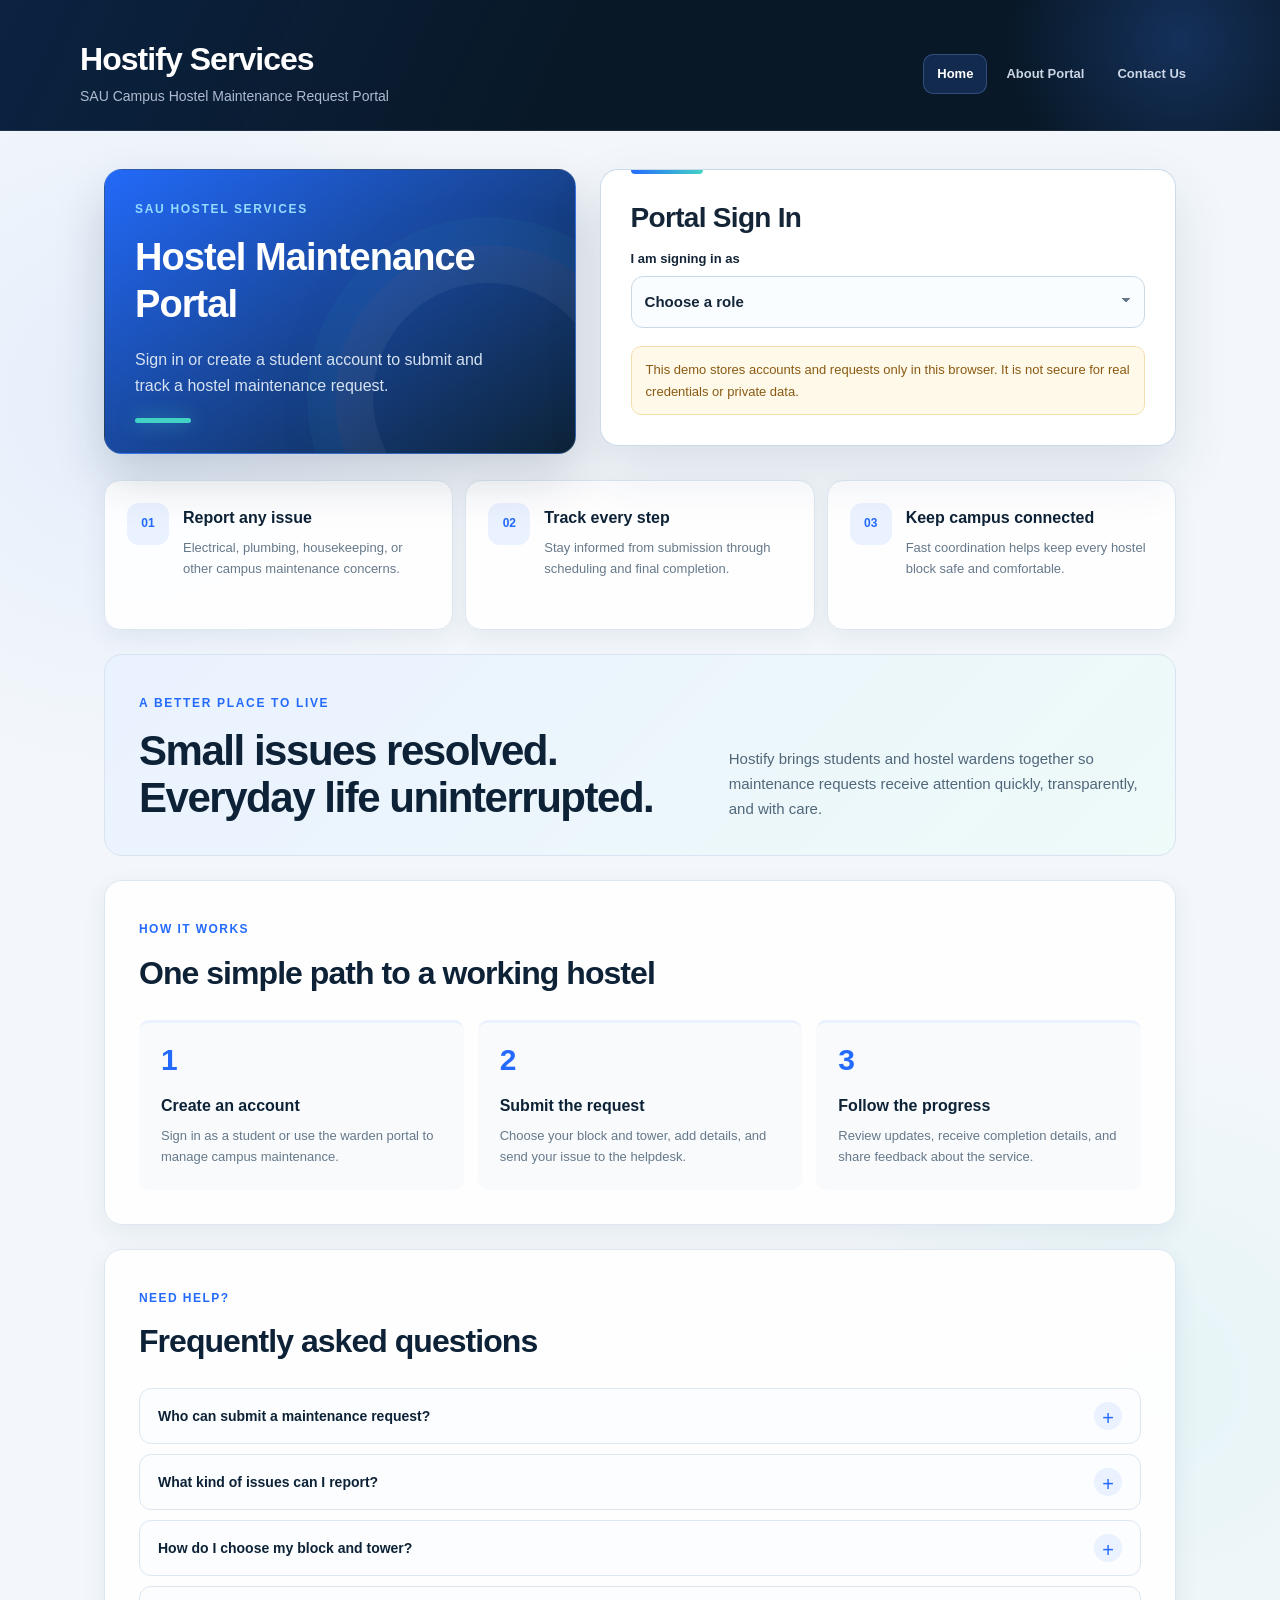
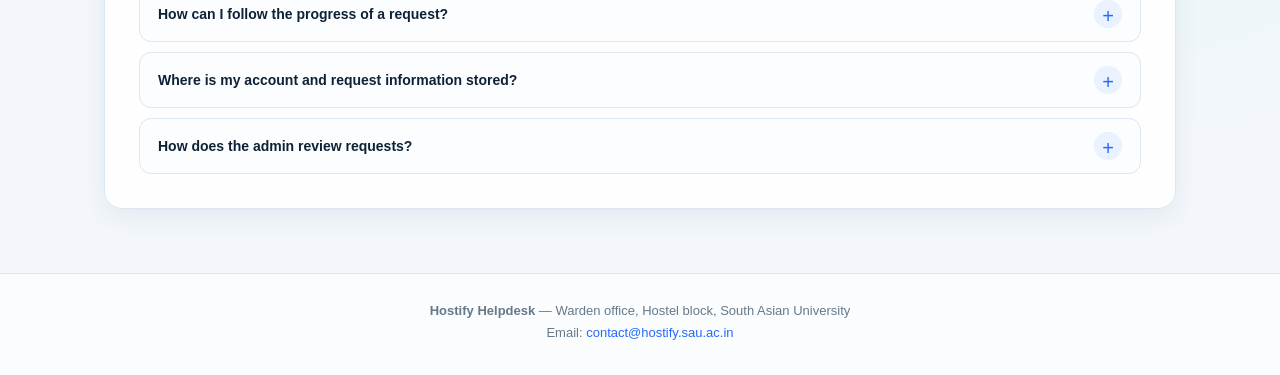
<file: index.html>
<!DOCTYPE html>
<html lang="en">
<head>
    <meta charset="UTF-8">
    <meta name="viewport" content="width=device-width, initial-scale=1.0">
    <title>Hostify - SAU Campus Hostel Portal</title>
    <link rel="stylesheet" href="css/style.css">
</head>
<body>
    <header class="top-bar">
        <div class="header-container">
            <hgroup>
                <h1>Hostify Services</h1>
                <p>SAU Campus Hostel Maintenance Request Portal</p>
            </hgroup>
            <nav class="nav-links" aria-label="Main navigation">
                <a href="index.html" class="nav-btn active">Home</a>
                <a href="pages/about.html" class="nav-btn">About Portal</a>
                <a href="pages/contact.html" class="nav-btn">Contact Us</a>
                <a href="#dashboard" class="nav-btn" id="nav-dashboard" hidden>Dashboard</a>
                <button type="button" class="nav-btn btn-logout" id="nav-logout" hidden>Sign Out</button>
            </nav>
        </div>
    </header>

    <main>
        <section id="view-home" class="view-section">
            <div class="content-card">
                <span class="hero-eyebrow">SAU Hostel Services</span>
                <h2>Hostel Maintenance Portal</h2>
                <p>Sign in or create a student account to submit and track a hostel maintenance request.</p>
            </div>

            <section class="login-card" id="login-section" aria-labelledby="signin-heading">
                <h2 id="signin-heading">Portal Sign In</h2>
                <div class="form-group">
                    <label for="login-role">I am signing in as</label>
                    <select id="login-role" required>
                        <option value="">Choose a role</option>
                        <option value="student">Student</option>
                        <option value="admin">Admin / Warden</option>
                    </select>
                </div>

                <div id="student-auth" hidden>
                    <div class="mode-switch" role="group" aria-label="Student account action">
                        <button type="button" class="mode-button active" data-mode="login">Student Log In</button>
                        <button type="button" class="mode-button" data-mode="signup">Create Student Account</button>
                    </div>
                    <p class="muted" id="student-mode-help">Use the email and password registered on this browser.</p>
                </div>

                <form id="authForm" novalidate>
                    <div class="form-group" id="auth-name-group" hidden>
                        <label for="auth-name">Full name</label>
                        <input type="text" id="auth-name" autocomplete="name" maxlength="100">
                    </div>
                    <div class="form-group" id="auth-block-group" hidden>
                        <label for="auth-block">Block</label>
                        <select id="auth-block">
                            <option value="">Choose a block</option>
                            <option value="A">Block A</option>
                            <option value="B">Block B</option>
                        </select>
                    </div>
                    <div class="form-group" id="auth-tower-group" hidden>
                        <label for="auth-tower">Tower number</label>
                        <select id="auth-tower" disabled>
                            <option value="">Choose a block first</option>
                        </select>
                    </div>
                    <div class="form-group" id="auth-room-group" hidden>
                        <label for="auth-room">Room number</label>
                        <input type="text" id="auth-room" autocomplete="off" maxlength="20" pattern="[A-Za-z0-9]+" placeholder="e.g. A304">
                    </div>
                    <div class="form-group" id="auth-email-group" hidden>
                        <label for="auth-email">Email address</label>
                        <input type="email" id="auth-email" autocomplete="username" maxlength="254">
                    </div>
                    <div class="form-group" id="auth-password-group" hidden>
                        <label for="auth-password">Password</label>
                        <input type="password" id="auth-password" autocomplete="current-password" minlength="6">
                    </div>
                    <p class="notice" id="admin-credentials" hidden>Use the administrator credentials configured in the app code.</p>
                    <p class="form-message" id="auth-message" role="status" aria-live="polite"></p>
                    <button type="submit" id="auth-submit" hidden>Log In</button>
                </form>
                <p class="local-warning">This demo stores accounts and requests only in this browser. It is not secure for real credentials or private data.</p>
            </section>
        </section>

        <section id="home-content" class="home-content">
            <section class="service-strip" aria-label="Hostify service highlights">
                <article>
                    <span class="service-icon">01</span>
                    <div>
                        <h3>Report any issue</h3>
                        <p>Electrical, plumbing, housekeeping, or other campus maintenance concerns.</p>
                    </div>
                </article>
                <article>
                    <span class="service-icon">02</span>
                    <div>
                        <h3>Track every step</h3>
                        <p>Stay informed from submission through scheduling and final completion.</p>
                    </div>
                </article>
                <article>
                    <span class="service-icon">03</span>
                    <div>
                        <h3>Keep campus connected</h3>
                        <p>Fast coordination helps keep every hostel block safe and comfortable.</p>
                    </div>
                </article>
            </section>

            <section class="care-banner">
                <div>
                    <span class="care-kicker">A better place to live</span>
                    <h2>Small issues resolved. Everyday life uninterrupted.</h2>
                </div>
                <p>Hostify brings students and hostel wardens together so maintenance requests receive attention quickly, transparently, and with care.</p>
            </section>

            <section class="process-section" aria-labelledby="process-heading">
                <div class="section-heading">
                    <span>How it works</span>
                    <h2 id="process-heading">One simple path to a working hostel</h2>
                </div>
                <div class="process-grid">
                    <article>
                        <strong>1</strong>
                        <h3>Create an account</h3>
                        <p>Sign in as a student or use the warden portal to manage campus maintenance.</p>
                    </article>
                    <article>
                        <strong>2</strong>
                        <h3>Submit the request</h3>
                        <p>Choose your block and tower, add details, and send your issue to the helpdesk.</p>
                    </article>
                    <article>
                        <strong>3</strong>
                        <h3>Follow the progress</h3>
                        <p>Review updates, receive completion details, and share feedback about the service.</p>
                    </article>
                </div>
            </section>

            <section class="faq-section" aria-labelledby="faq-heading">
                <div class="section-heading">
                    <span>Need help?</span>
                    <h2 id="faq-heading">Frequently asked questions</h2>
                </div>
                <div class="faq-list">
                    <details>
                        <summary>Who can submit a maintenance request?</summary>
                        <p>Students living in the South Asian University hostel can create a local student account and submit a request for their block and tower.</p>
                    </details>
                    <details>
                        <summary>What kind of issues can I report?</summary>
                        <p>You can report electrical, plumbing, housekeeping, and other hostel maintenance concerns. Please describe the issue clearly so the helpdesk can respond effectively.</p>
                    </details>
                    <details>
                        <summary>How do I choose my block and tower?</summary>
                        <p>Select Block A or Block B first. The tower list will then update automatically with A1-A5 or B1-B5, depending on the block you selected.</p>
                    </details>
                    <details>
                        <summary>How can I follow the progress of a request?</summary>
                        <p>After signing in as a student, open your dashboard. Your submitted requests show the current status, timeline, and any available completion information.</p>
                    </details>
                    <details>
                        <summary>Where is my account and request information stored?</summary>
                        <p>Hostify is a local demo, so accounts, requests, and feedback are stored in this browser. They do not change the project code or appear on another browser or device.</p>
                    </details>
                    <details>
                        <summary>How does the admin review requests?</summary>
                        <p>The administrator can sign in through the Warden account, view pending and completed requests, update progress, schedule visits, and manage feedback or contact logs.</p>
                    </details>
                </div>
            </section>
        </section>

        <section id="view-dashboard" class="view-section" hidden>
            <section class="content-card" id="dashboard">
                <div class="dashboard-header">
                    <div>
                        <h2 class="welcome-heading">Welcome, <span id="user-display"></span></h2>
                        <p class="muted" id="role-display"></p>
                    </div>
                    <button type="button" class="btn-logout dashboard-logout" id="dashboard-logout">Sign Out</button>
                </div>

                <section id="student-panel" hidden>
                    <h3>Submit a maintenance request</h3>
                    <form id="requestForm">
                        <div class="form-group">
                            <label for="req-cat">Issue category</label>
                            <select id="req-cat" required>
                                <option value="">Choose a category</option>
                                <option value="Electrical">Electrical</option>
                                <option value="Plumbing">Plumbing</option>
                                <option value="Housekeeping">Housekeeping</option>
                            </select>
                        </div>
                        <div class="location-fields account-location" aria-label="Registered room location">
                            <div class="form-group">
                                <label for="profile-block">Block</label>
                                <input type="text" id="profile-block" disabled>
                            </div>
                            <div class="form-group">
                                <label for="profile-tower">Tower number</label>
                                <input type="text" id="profile-tower" disabled>
                            </div>
                            <div class="form-group">
                                <label for="profile-room">Room number</label>
                                <input type="text" id="profile-room" disabled>
                            </div>
                        </div>
                        <div class="form-group">
                            <label>Photo of the issue (optional)</label>
                            <div class="image-upload-actions">
                                <button type="button" class="secondary-button" id="upload-image-button">Upload an image</button>
                                <input class="visually-hidden-input" type="file" id="req-image" accept="image/*" tabindex="-1">
                                <button type="button" class="secondary-button" id="capture-image-button">Take a photo</button>
                                <input class="visually-hidden-input" type="file" id="req-camera" accept="image/*" capture="environment" tabindex="-1">
                            </div>
                            <small class="muted">Use your camera on a phone or choose an image from your device. Images are resized before saving.</small>
                            <div class="image-preview" id="request-image-preview" hidden>
                                <img id="request-image-thumbnail" alt="Preview of the attached issue photo">
                                <div>
                                    <span id="request-image-name" class="muted"></span>
                                    <button type="button" class="secondary-button" id="remove-image-button">Remove image</button>
                                </div>
                            </div>
                        </div>
                        <div class="form-group">
                            <label for="req-desc">Describe the issue (maximum 200 words)</label>
                            <textarea id="req-desc" rows="5" placeholder="Describe the issue and when it occurs..." required></textarea>
                            <small class="muted"><span id="word-count">0</span>/200 words</small>
                        </div>
                        <p class="form-message" id="request-message" role="status" aria-live="polite"></p>
                        <button type="submit">Submit Request</button>
                    </form>

                    <div class="section-divider">
                        <h3>Your requests</h3>
                        <div id="student-requests" class="request-list"></div>
                    </div>
                </section>

                <section id="admin-panel" hidden>
                    <div class="admin-controls" aria-label="Request sorting and filters">
                        <div class="form-group">
                            <label for="admin-sort">Sort requests</label>
                            <select id="admin-sort">
                                <option value="oldest">Oldest to newest</option>
                                <option value="newest">Newest to oldest</option>
                            </select>
                        </div>
                        <div class="form-group">
                            <label for="admin-block-filter">Filter by block</label>
                            <select id="admin-block-filter">
                                <option value="">All blocks</option>
                                <option value="A">Block A</option>
                                <option value="B">Block B</option>
                            </select>
                        </div>
                        <div class="form-group">
                            <label for="admin-tower-filter">Filter by tower</label>
                            <select id="admin-tower-filter" disabled>
                                <option value="">All towers</option>
                            </select>
                        </div>
                    </div>
                    <h3>Pending requests</h3>
                    <div id="admin-pending" class="request-list"></div>
                    <div class="section-divider">
                        <h3>Completed requests</h3>
                        <div id="admin-completed" class="request-list"></div>
                    </div>
                    <div class="section-divider">
                        <div class="log-section-header">
                            <h3>Feedback and contact log</h3>
                            <button type="button" class="danger-button" id="clear-message-logs">Clear all logs</button>
                        </div>
                        <p class="form-message" id="message-log-status" role="status" aria-live="polite"></p>
                        <div class="message-log-grid">
                            <section>
                                <h4>Service feedback</h4>
                                <div id="feedback-log" class="message-log"></div>
                            </section>
                            <section>
                                <h4>Contact requests</h4>
                                <div id="contact-log" class="message-log"></div>
                            </section>
                        </div>
                    </div>
                    <section id="admin-detail" class="detail-panel" hidden aria-live="polite"></section>
                </section>
            </section>
        </section>
    </main>

    <footer>
        <address>
            <strong>Hostify Helpdesk</strong> — Warden office, Hostel block, South Asian University<br>
            Email: <a href="mailto:contact@hostify.sau.ac.in">contact@hostify.sau.ac.in</a>
        </address>
    </footer>

    <script src="js/script.js"></script>
</body>
</html>
</file>
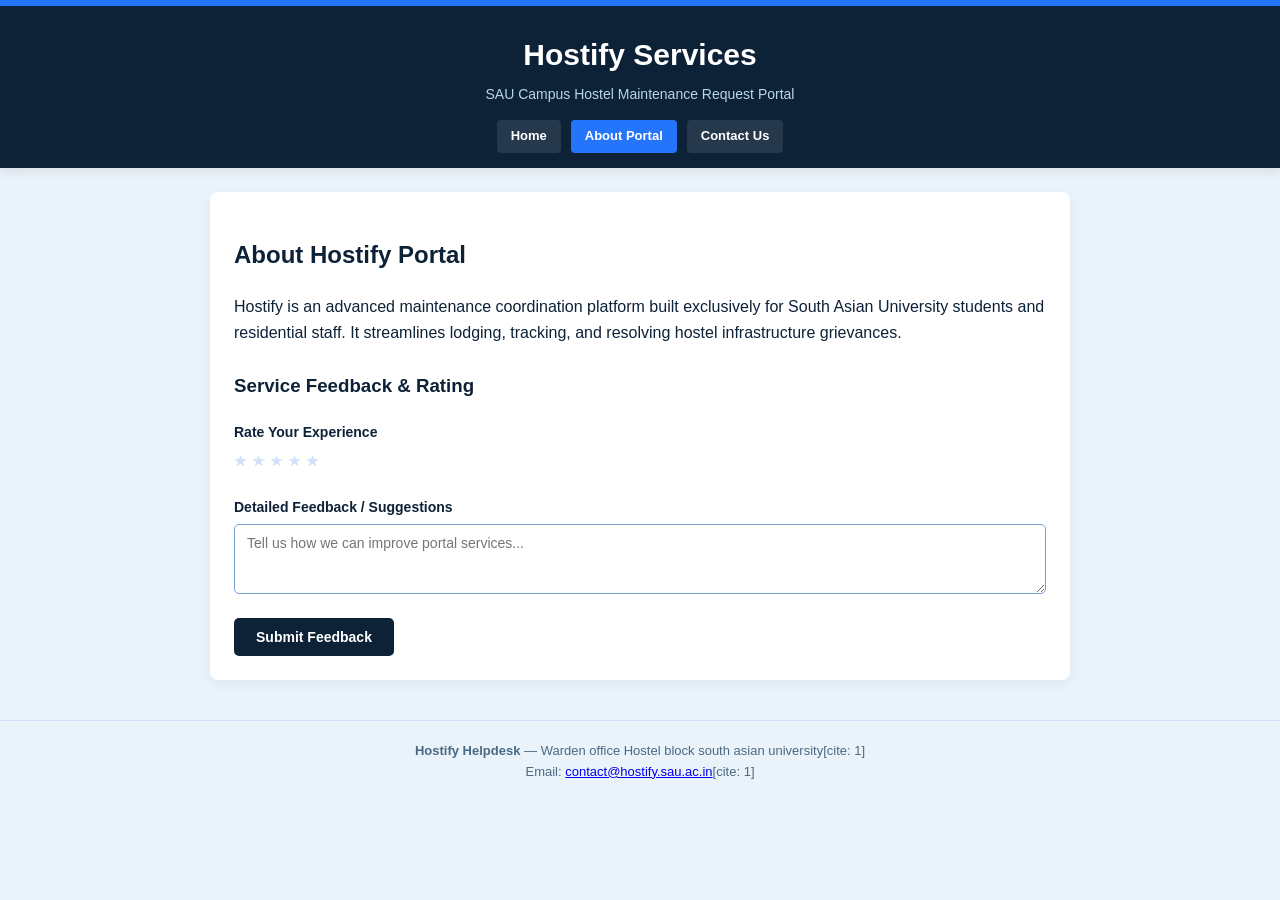
<file: about.html>
<!DOCTYPE html>
<html lang="en">
<head>
    <meta charset="UTF-8">
    <meta name="viewport" content="width=device-width, initial-scale=1.0">
    <title>About Us - Hostify</title>
    <link rel="stylesheet" href="style.css">
</head>
<body>

    <header class="top-bar">
        <div class="header-container">
            <hgroup>
                <h1>Hostify Services</h1>
                <p>SAU Campus Hostel Maintenance Request Portal</p>
            </hgroup>
            <nav class="nav-links">
                <a href="index.html" class="nav-btn">Home</a>
                <a href="about.html" class="nav-btn active">About Portal</a>
                <a href="contact.html" class="nav-btn">Contact Us</a>
            </nav>
        </div>
    </header>

    <main>
        <section class="content-card">
            <h2>About Hostify Portal</h2>
            <p>Hostify is an advanced maintenance coordination platform built exclusively for South Asian University students and residential staff. It streamlines lodging, tracking, and resolving hostel infrastructure grievances.</p>
            
            <h3 style="margin-top: 25px;">Service Feedback & Rating</h3>
            <form id="feedbackForm">
                <div class="form-group">
                    <label>Rate Your Experience</label>
                    <div class="star-rating">
                        <input type="radio" id="star5" name="rating" value="5"><label for="star5">★</label>
                        <input type="radio" id="star4" name="rating" value="4"><label for="star4">★</label>
                        <input type="radio" id="star3" name="rating" value="3"><label for="star3">★</label>
                        <input type="radio" id="star2" name="rating" value="2"><label for="star2">★</label>
                        <input type="radio" id="star1" name="rating" value="1" required><label for="star1">★</label>
                    </div>
                </div>
                <div class="form-group">
                    <label for="fb-text">Detailed Feedback / Suggestions</label>
                    <textarea id="fb-text" rows="3" placeholder="Tell us how we can improve portal services..." required></textarea>
                </div>
                <button type="submit">Submit Feedback</button>
            </form>
            <div id="feedback-success" style="display:none; color: #2ecc71; margin-top: 10px; font-weight: bold;">Thank you for your valuable feedback!</div>
        </section>
    </main>

    <footer>
        <address>
            <strong>Hostify Helpdesk</strong> — Warden office Hostel block south asian university[cite: 1]<br>
            Email: <a href="mailto:contact@hostify.sau.ac.in">contact@hostify.sau.ac.in</a>[cite: 1]
        </address>
    </footer>

    <script src="script.js"></script>
</body>
</html>
</file>
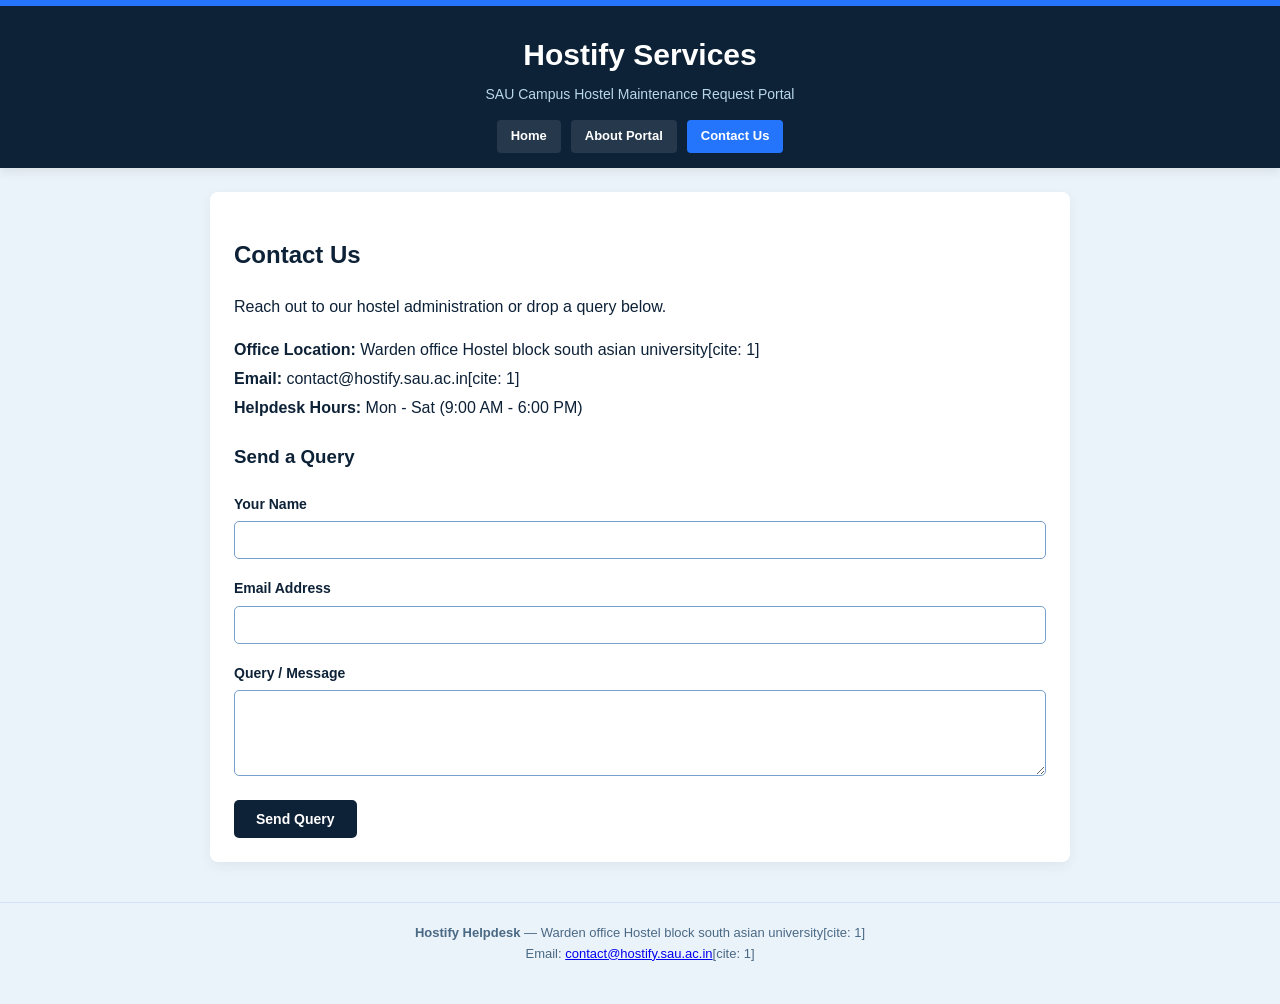
<file: contact.html>
<!DOCTYPE html>
<html lang="en">
<head>
    <meta charset="UTF-8">
    <meta name="viewport" content="width=device-width, initial-scale=1.0">
    <title>Contact Us - Hostify</title>
    <link rel="stylesheet" href="style.css">
</head>
<body>

    <header class="top-bar">
        <div class="header-container">
            <hgroup>
                <h1>Hostify Services</h1>
                <p>SAU Campus Hostel Maintenance Request Portal</p>
            </hgroup>
            <nav class="nav-links">
                <a href="index.html" class="nav-btn">Home</a>
                <a href="about.html" class="nav-btn">About Portal</a>
                <a href="contact.html" class="nav-btn active">Contact Us</a>
            </nav>
        </div>
    </header>

    <main>
        <section class="content-card">
            <h2>Contact Us</h2>
            <p>Reach out to our hostel administration or drop a query below.</p>
            <address style="margin-bottom: 20px; line-height: 1.8;">
                <strong>Office Location:</strong> Warden office Hostel block south asian university[cite: 1]<br>
                <strong>Email:</strong> contact@hostify.sau.ac.in[cite: 1]<br>
                <strong>Helpdesk Hours:</strong> Mon - Sat (9:00 AM - 6:00 PM)
            </address>

            <h3>Send a Query</h3>
            <form id="queryForm">
                <div class="form-group">
                    <label for="q-name">Your Name</label>
                    <input type="text" id="q-name" required>
                </div>
                <div class="form-group">
                    <label for="q-email">Email Address</label>
                    <input type="email" id="q-email" required>
                </div>
                <div class="form-group">
                    <label for="q-msg">Query / Message</label>
                    <textarea id="q-msg" rows="4" required></textarea>
                </div>
                <button type="submit">Send Query</button>
            </form>
            <div id="query-success" style="display:none; color: #2ecc71; margin-top: 10px; font-weight: bold;">Your query has been submitted successfully!</div>
        </section>
    </main>

    <footer>
        <address>
            <strong>Hostify Helpdesk</strong> — Warden office Hostel block south asian university[cite: 1]<br>
            Email: <a href="mailto:contact@hostify.sau.ac.in">contact@hostify.sau.ac.in</a>[cite: 1]
        </address>
    </footer>

    <script src="script.js"></script>
</body>
</html>
</file>
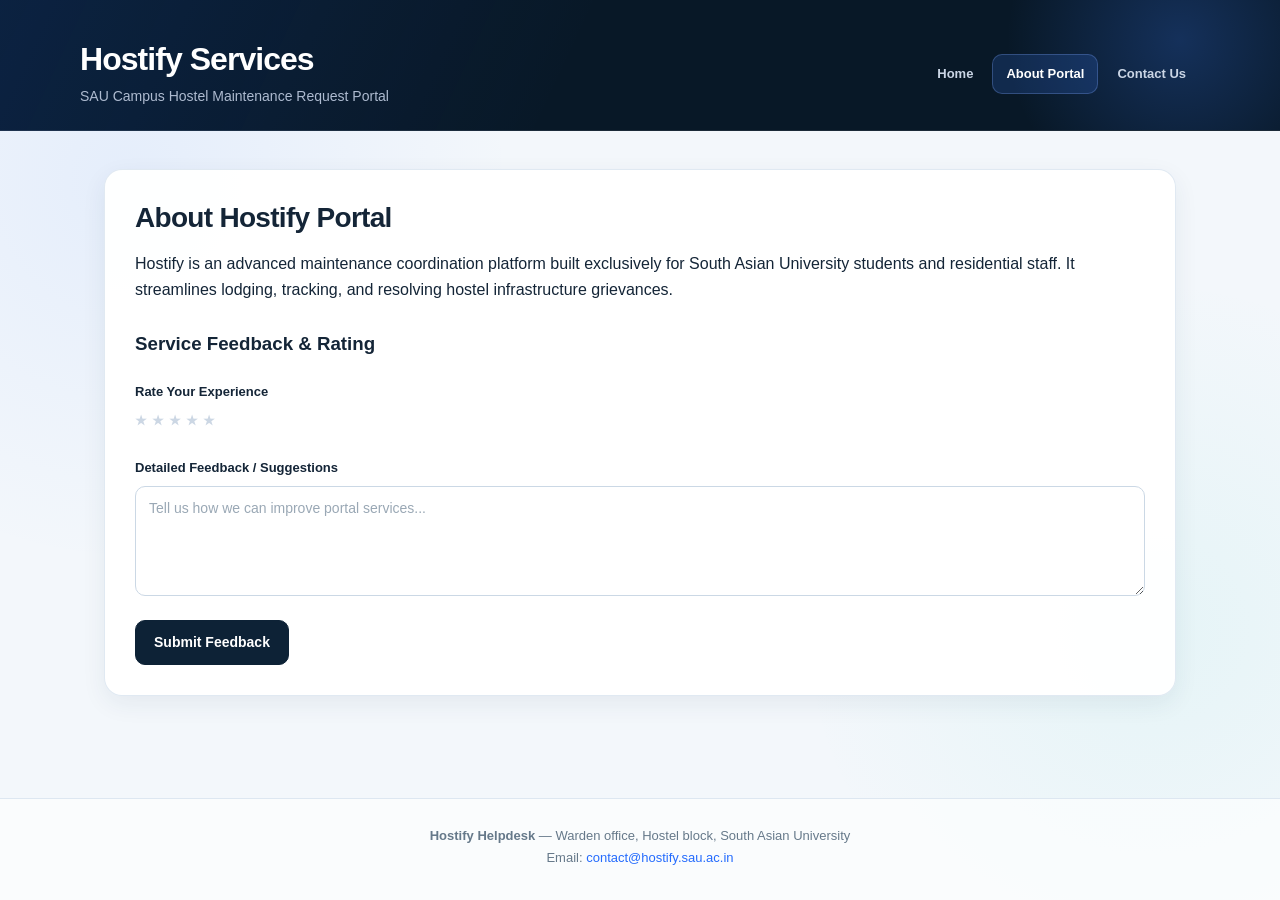
<file: pages/about.html>
<!DOCTYPE html>
<html lang="en">
<head>
    <meta charset="UTF-8">
    <meta name="viewport" content="width=device-width, initial-scale=1.0">
    <title>About Us - Hostify</title>
    <link rel="stylesheet" href="../css/style.css">
</head>
<body>

    <header class="top-bar">
        <div class="header-container">
            <hgroup>
                <h1>Hostify Services</h1>
                <p>SAU Campus Hostel Maintenance Request Portal</p>
            </hgroup>
            <nav class="nav-links">
                <a href="../index.html" class="nav-btn">Home</a>
                <a href="about.html" class="nav-btn active">About Portal</a>
                <a href="contact.html" class="nav-btn">Contact Us</a>
                <a href="../index.html" onclick="showDashboardView()" class="nav-btn" id="nav-dashboard" hidden>Dashboard</a>
                <a href="#" onclick="logoutUser(event)" class="nav-btn btn-logout" id="nav-logout" hidden>Sign Out</a>
            </nav>
        </div>
    </header>

    <main>
        <section class="content-card">
            <h2>About Hostify Portal</h2>
            <p>Hostify is an advanced maintenance coordination platform built exclusively for South Asian University students and residential staff. It streamlines lodging, tracking, and resolving hostel infrastructure grievances.</p>
            
            <h3 style="margin-top: 25px;">Service Feedback & Rating</h3>
            <form id="feedbackForm">
                <div class="form-group">
                    <label>Rate Your Experience</label>
                    <div class="star-rating">
                        <input type="radio" id="star5" name="rating" value="5"><label for="star5">★</label>
                        <input type="radio" id="star4" name="rating" value="4"><label for="star4">★</label>
                        <input type="radio" id="star3" name="rating" value="3"><label for="star3">★</label>
                        <input type="radio" id="star2" name="rating" value="2"><label for="star2">★</label>
                        <input type="radio" id="star1" name="rating" value="1" required><label for="star1">★</label>
                    </div>
                </div>
                <div class="form-group">
                    <label for="fb-text">Detailed Feedback / Suggestions</label>
                    <textarea id="fb-text" rows="3" placeholder="Tell us how we can improve portal services..." required></textarea>
                </div>
                <button type="submit">Submit Feedback</button>
            </form>
            <div id="feedback-success" style="display:none; color: #2ecc71; margin-top: 10px; font-weight: bold;">Thank you for your valuable feedback!</div>
        </section>
    </main>

    <footer>
        <address>
            <strong>Hostify Helpdesk</strong> — Warden office, Hostel block, South Asian University<br>
            Email: <a href="mailto:contact@hostify.sau.ac.in">contact@hostify.sau.ac.in</a>
        </address>
    </footer>

    <script src="../js/script.js"></script>
</body>
</html>
</file>
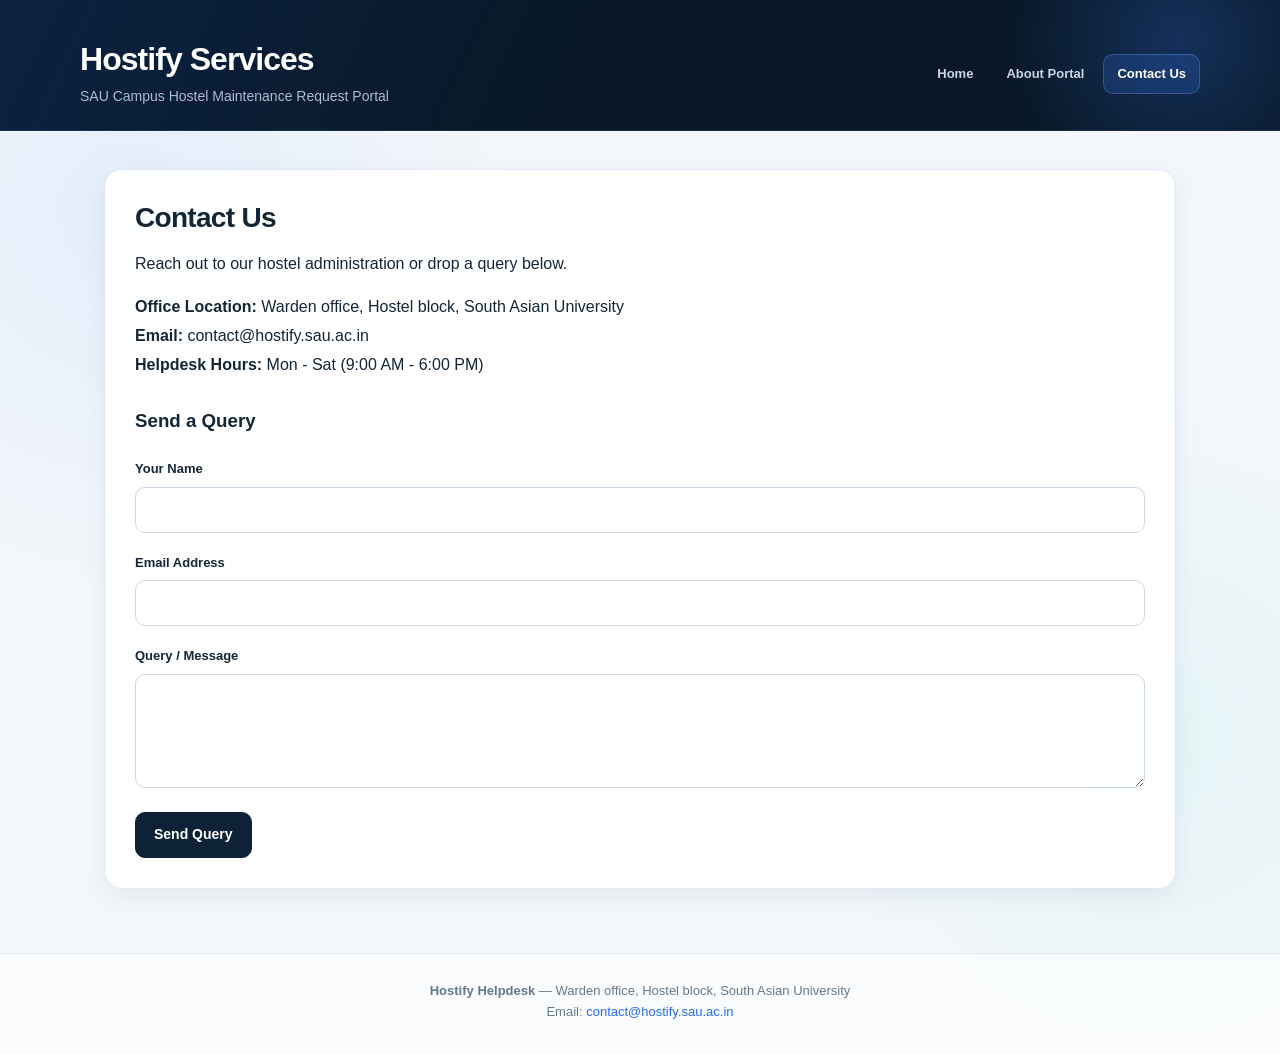
<file: pages/contact.html>
<!DOCTYPE html>
<html lang="en">
<head>
    <meta charset="UTF-8">
    <meta name="viewport" content="width=device-width, initial-scale=1.0">
    <title>Contact Us - Hostify</title>
    <link rel="stylesheet" href="../css/style.css">
</head>
<body>

    <header class="top-bar">
        <div class="header-container">
            <hgroup>
                <h1>Hostify Services</h1>
                <p>SAU Campus Hostel Maintenance Request Portal</p>
            </hgroup>
            <nav class="nav-links">
                <a href="../index.html" class="nav-btn">Home</a>
                <a href="about.html" class="nav-btn">About Portal</a>
                <a href="contact.html" class="nav-btn active">Contact Us</a>
                <a href="../index.html" onclick="showDashboardView()" class="nav-btn" id="nav-dashboard" hidden>Dashboard</a>
                <a href="#" onclick="logoutUser(event)" class="nav-btn btn-logout" id="nav-logout" hidden>Sign Out</a>
            </nav>
        </div>
    </header>

    <main>
        <section class="content-card">
            <h2>Contact Us</h2>
            <p>Reach out to our hostel administration or drop a query below.</p>
            <address style="margin-bottom: 20px; line-height: 1.8;">
                <strong>Office Location:</strong> Warden office, Hostel block, South Asian University<br>
                <strong>Email:</strong> contact@hostify.sau.ac.in<br>
                <strong>Helpdesk Hours:</strong> Mon - Sat (9:00 AM - 6:00 PM)
            </address>

            <h3>Send a Query</h3>
            <form id="queryForm">
                <div class="form-group">
                    <label for="q-name">Your Name</label>
                    <input type="text" id="q-name" required>
                </div>
                <div class="form-group">
                    <label for="q-email">Email Address</label>
                    <input type="email" id="q-email" required>
                </div>
                <div class="form-group">
                    <label for="q-msg">Query / Message</label>
                    <textarea id="q-msg" rows="4" required></textarea>
                </div>
                <button type="submit">Send Query</button>
            </form>
            <div id="query-success" style="display:none; color: #2ecc71; margin-top: 10px; font-weight: bold;">Your query has been submitted successfully!</div>
        </section>
    </main>

    <footer>
        <address>
            <strong>Hostify Helpdesk</strong> — Warden office, Hostel block, South Asian University<br>
            Email: <a href="mailto:contact@hostify.sau.ac.in">contact@hostify.sau.ac.in</a>
        </address>
    </footer>

    <script src="../js/script.js"></script>
</body>
</html>
</file>
<file: css/style.css>
:root {
    --navy-950: #081827;
    --navy-900: #0d2236;
    --navy-800: #16344d;
    --blue-600: #246bfd;
    --blue-500: #3d7eff;
    --blue-100: #eaf1ff;
    --cyan-400: #42d3c5;
    --surface: #ffffff;
    --canvas: #f3f7fb;
    --border: #dde7f1;
    --text: #142537;
    --muted: #66798a;
    --success: #18794e;
    --danger: #be3b45;
    --warning: #8a5a13;
    --shadow-sm: 0 8px 24px rgba(25, 55, 82, 0.07);
    --shadow-lg: 0 24px 60px rgba(25, 55, 82, 0.12);
}

* {
    box-sizing: border-box;
}

html {
    scroll-behavior: smooth;
}

body {
    min-height: 100vh;
    margin: 0;
    padding: 0;
    display: flex;
    flex-direction: column;
    font-family: Inter, "Segoe UI", -apple-system, BlinkMacSystemFont, sans-serif;
    color: var(--text);
    line-height: 1.65;
    background:
        radial-gradient(circle at 10% 20%, rgba(61, 126, 255, 0.08), transparent 24rem),
        radial-gradient(circle at 90% 70%, rgba(66, 211, 197, 0.08), transparent 22rem),
        var(--canvas);
    -webkit-font-smoothing: antialiased;
}

[hidden] {
    display: none !important;
}

.top-bar {
    position: relative;
    z-index: 10;
    overflow: hidden;
    padding: 18px 32px 0;
    color: #ffffff;
    background:
        linear-gradient(115deg, rgba(36, 107, 253, 0.12), transparent 45%),
        var(--navy-950);
    border-bottom: 1px solid rgba(255, 255, 255, 0.08);
}

.top-bar::after {
    content: "";
    position: absolute;
    right: -80px;
    top: -140px;
    width: 360px;
    height: 360px;
    border-radius: 50%;
    background: radial-gradient(circle, rgba(61, 126, 255, 0.24), transparent 68%);
    pointer-events: none;
}

.header-container {
    position: relative;
    z-index: 1;
    max-width: 1120px;
    min-height: 112px;
    margin: 0 auto;
    display: grid;
    grid-template-columns: minmax(0, 1fr) auto;
    align-items: center;
    gap: 32px;
}

.top-bar h1 {
    margin: 0;
    font-size: clamp(23px, 3vw, 32px);
    line-height: 1.2;
    letter-spacing: -0.03em;
}

.top-bar hgroup p {
    margin: 6px 0 0;
    color: #aebbd0;
    font-size: 14px;
}

.nav-links {
    display: flex;
    align-items: center;
    justify-content: flex-end;
    gap: 5px;
}

.nav-btn {
    display: inline-flex;
    align-items: center;
    justify-content: center;
    min-height: 40px;
    padding: 8px 13px;
    border: 1px solid transparent;
    border-radius: 10px;
    background: transparent;
    color: #cad5e5;
    text-decoration: none;
    font-size: 13px;
    font-weight: 700;
    cursor: pointer;
    transition: 180ms ease;
}

.nav-btn:hover {
    color: #ffffff;
    background: rgba(255, 255, 255, 0.08);
    transform: translateY(-1px);
}

.nav-btn.active {
    color: #ffffff;
    background: rgba(61, 126, 255, 0.18);
    border-color: rgba(132, 168, 255, 0.28);
}

.nav-btn.btn-logout,
.dashboard-logout,
.danger-button {
    color: #ffffff;
    background: var(--danger);
    border-color: var(--danger);
}

.nav-btn.btn-logout:hover,
.dashboard-logout:hover,
.danger-button:hover {
    background: #a92e38;
    border-color: #a92e38;
}

nav button.nav-btn {
    font-family: inherit;
}

main {
    width: 100%;
    flex: 1 0 auto;
    max-width: 1120px;
    margin: 38px auto 64px;
    padding: 0 24px;
    display: flex;
    flex-direction: column;
    gap: 26px;
}

.view-section {
    width: 100%;
}

#view-home {
    display: grid;
    grid-template-columns: minmax(0, 0.9fr) minmax(360px, 1.1fr);
    align-items: start;
    gap: 24px;
}

#view-home > .content-card {
    position: relative;
    isolation: isolate;
    overflow: hidden;
    min-height: 250px;
    display: flex;
    flex-direction: column;
    justify-content: center;
    color: #ffffff;
    background:
        linear-gradient(145deg, rgba(36, 107, 253, 0.98), rgba(13, 34, 54, 0.97)),
        var(--navy-900);
    border: 1px solid rgba(118, 159, 205, 0.24);
    box-shadow: 0 24px 50px rgba(13, 34, 54, 0.18);
}

#view-home > .content-card::after {
    content: "";
    position: relative;
    z-index: 2;
    width: 56px;
    height: 5px;
    margin-top: 18px;
    border-radius: 999px;
    background: var(--cyan-400);
    box-shadow: 0 0 18px rgba(66, 211, 197, 0.55);
}

#view-home > .content-card::before {
    content: "";
    position: absolute;
    z-index: -1;
    right: -66px;
    bottom: -98px;
    width: 230px;
    height: 230px;
    border: 38px solid rgba(255, 255, 255, 0.05);
    border-radius: 50%;
    box-shadow:
        0 0 0 28px rgba(66, 211, 197, 0.035),
        0 0 60px rgba(61, 126, 255, 0.16);
}

#view-home > .content-card h2,
#view-home > .content-card p {
    position: relative;
    z-index: 2;
}

.hero-eyebrow,
.care-kicker {
    position: relative;
    z-index: 2;
    display: inline-flex;
    width: fit-content;
    margin-bottom: 14px;
    color: #94dcff;
    font-size: 12px;
    font-weight: 800;
    letter-spacing: 0.14em;
    text-transform: uppercase;
}

.home-content {
    display: grid;
    gap: 24px;
}

.service-strip {
    display: grid;
    grid-template-columns: repeat(3, minmax(0, 1fr));
    gap: 12px;
}

.service-strip article {
    min-height: 150px;
    display: flex;
    align-items: flex-start;
    gap: 14px;
    padding: 22px;
    border: 1px solid var(--border);
    border-radius: 16px;
    background: rgba(255, 255, 255, 0.92);
    box-shadow: var(--shadow-sm);
    transition: 180ms ease;
}

.service-strip article:hover {
    transform: translateY(-4px);
    border-color: #bdcfdf;
    box-shadow: var(--shadow-lg);
}

.service-icon {
    width: 42px;
    height: 42px;
    flex: 0 0 42px;
    display: inline-grid;
    place-items: center;
    border-radius: 12px;
    background: var(--blue-100);
    color: var(--blue-600);
    font-size: 12px;
    font-weight: 900;
}

.service-strip h3,
.process-grid h3 {
    margin: 2px 0 6px;
    color: var(--navy-900);
    font-size: 16px;
}

.service-strip p,
.process-grid p {
    margin: 0;
    color: var(--muted);
    font-size: 13px;
}

.care-banner {
    display: grid;
    grid-template-columns: minmax(0, 1.15fr) minmax(280px, 0.85fr);
    align-items: end;
    gap: 32px;
    padding: 34px;
    border: 1px solid #d7e3f0;
    border-radius: 18px;
    background:
        linear-gradient(135deg, rgba(234, 241, 255, 0.96), rgba(238, 250, 248, 0.94));
}

.care-banner h2 {
    max-width: 620px;
    margin: 0;
    color: var(--navy-900);
    font-size: clamp(25px, 3.5vw, 42px);
    line-height: 1.12;
    letter-spacing: -0.035em;
}

.care-banner p {
    margin: 0;
    color: #50677a;
    font-size: 15px;
}

.care-kicker {
    color: var(--blue-600);
}

.process-section {
    padding: 34px;
    border: 1px solid var(--border);
    border-radius: 18px;
    background: rgba(255, 255, 255, 0.94);
    box-shadow: var(--shadow-sm);
}

.section-heading {
    margin-bottom: 20px;
}

.section-heading > span {
    color: var(--blue-600);
    font-size: 12px;
    font-weight: 850;
    letter-spacing: 0.12em;
    text-transform: uppercase;
}

.section-heading h2 {
    margin: 5px 0 0;
    color: var(--navy-900);
    font-size: clamp(23px, 3vw, 32px);
    letter-spacing: -0.03em;
}

.process-grid {
    display: grid;
    grid-template-columns: repeat(3, minmax(0, 1fr));
    gap: 14px;
}

.process-grid article {
    position: relative;
    padding: 22px;
    border-top: 3px solid var(--blue-100);
    border-radius: 10px;
    background: #f8fafc;
}

.process-grid article strong {
    display: block;
    margin-bottom: 18px;
    color: var(--blue-600);
    font-size: 30px;
    line-height: 1;
}

.faq-section {
    padding: 34px;
    border: 1px solid var(--border);
    border-radius: 18px;
    background: rgba(255, 255, 255, 0.94);
    box-shadow: var(--shadow-sm);
}

.faq-list {
    display: grid;
    gap: 10px;
}

.faq-list details {
    overflow: hidden;
    border: 1px solid var(--border);
    border-radius: 12px;
    background: #fbfdff;
    transition: 180ms ease;
}

.faq-list details[open] {
    border-color: #b8cae0;
    background: #f7faff;
    box-shadow: 0 8px 20px rgba(25, 55, 82, 0.06);
}

.faq-list summary {
    position: relative;
    min-height: 54px;
    display: flex;
    align-items: center;
    padding: 14px 52px 14px 18px;
    color: var(--navy-900);
    font-size: 14px;
    font-weight: 800;
    cursor: pointer;
    list-style: none;
}

.faq-list summary::-webkit-details-marker {
    display: none;
}

.faq-list summary::after {
    content: "+";
    position: absolute;
    right: 18px;
    width: 28px;
    height: 28px;
    display: grid;
    place-items: center;
    border-radius: 50%;
    background: var(--blue-100);
    color: var(--blue-600);
    font-size: 20px;
    font-weight: 500;
    transition: 180ms ease;
}

.faq-list details[open] summary::after {
    content: "−";
    background: var(--blue-600);
    color: #ffffff;
    transform: rotate(180deg);
}

.faq-list details p {
    margin: 0;
    padding: 0 18px 17px;
    color: var(--muted);
    font-size: 14px;
    line-height: 1.75;
}

.content-card,
.login-card {
    padding: 30px;
    border: 1px solid rgba(221, 231, 241, 0.9);
    border-radius: 18px;
    background: rgba(255, 255, 255, 0.96);
    box-shadow: var(--shadow-sm);
}

.content-card {
    width: 100%;
}

.login-card {
    width: 100%;
    max-width: none;
    margin: 0;
}

#view-home .login-card {
    position: relative;
    overflow: hidden;
    border: 1px solid rgba(201, 216, 232, 0.95);
    box-shadow: 0 24px 55px rgba(25, 55, 82, 0.12);
}

#view-home .login-card::before {
    content: "";
    position: absolute;
    left: 30px;
    top: 0;
    width: 72px;
    height: 4px;
    border-radius: 0 0 999px 999px;
    background: linear-gradient(90deg, var(--blue-600), var(--cyan-400));
}

.content-card h2,
.login-card h2 {
    margin: 0 0 10px;
    font-size: clamp(21px, 2.5vw, 28px);
    line-height: 1.25;
    letter-spacing: -0.025em;
}

#view-home > .content-card h2 {
    font-size: clamp(27px, 3vw, 38px);
}

#view-home > .content-card p {
    max-width: 380px;
    margin: 8px 0 0;
    color: #d6e2f2;
}

.content-card h3 {
    margin-top: 26px;
}

.muted,
.ticket-id,
.request-owner,
.empty-state,
.timeline-label,
.message-log-date,
footer {
    color: var(--muted);
}

.local-warning,
.notice {
    margin: 18px 0 0;
    padding: 12px 14px;
    border: 1px solid #f1dfad;
    border-radius: 10px;
    background: #fff9e9;
    color: var(--warning);
    font-size: 13px;
}

.form-message {
    min-height: 1.5em;
    margin: 10px 0;
    color: var(--success);
    font-size: 14px;
}

.form-message:empty {
    display: none;
}

.error-message {
    color: var(--danger);
}

.mode-switch {
    display: grid;
    grid-template-columns: 1fr 1fr;
    gap: 6px;
    margin: 14px 0 18px;
    padding: 5px;
    border: 1px solid var(--border);
    border-radius: 12px;
    background: #f5f8fc;
}

.mode-button,
.secondary-button {
    background: transparent;
    color: var(--navy-900);
    border: 1px solid transparent;
}

.mode-button {
    width: 100%;
    min-height: 42px;
}

.mode-button:hover,
.secondary-button:hover {
    background: #edf3fb;
    color: var(--navy-900);
}

.mode-button.active {
    background: var(--surface);
    color: var(--blue-600);
    border-color: var(--border);
    box-shadow: 0 4px 12px rgba(25, 55, 82, 0.08);
}

.dashboard-header {
    display: flex;
    justify-content: space-between;
    align-items: center;
    gap: 20px;
    padding-bottom: 18px;
    margin-bottom: 22px;
    border-bottom: 1px solid var(--border);
}

.welcome-heading {
    margin: 0;
}

.dashboard-header .muted {
    margin: 4px 0 0;
}

fieldset {
    margin: 0;
    padding: 20px 24px;
    border: 1px solid var(--border);
    border-radius: 12px;
    background: #f8fafc;
}

legend {
    padding: 0 8px;
    color: var(--navy-900);
    font-size: 16px;
    font-weight: 700;
}

.form-group {
    margin-bottom: 16px;
}

.location-fields {
    display: grid;
    grid-template-columns: repeat(2, minmax(0, 1fr));
    gap: 14px;
}

.image-upload-actions {
    display: flex;
    flex-wrap: wrap;
    gap: 10px;
    margin-bottom: 8px;
}

.image-upload-actions button,
.image-preview button {
    background: #edf3fb;
    border-color: #d3dfed;
    color: var(--navy-900);
}

.image-upload-actions button:hover,
.image-preview button:hover {
    background: #dfeafa;
    border-color: #b7cce3;
    color: var(--navy-900);
    box-shadow: none;
}

.visually-hidden-input {
    position: absolute;
    width: 1px;
    height: 1px;
    padding: 0;
    margin: -1px;
    overflow: hidden;
    clip: rect(0, 0, 0, 0);
    white-space: nowrap;
    border: 0;
}

.image-preview {
    display: flex;
    align-items: flex-start;
    flex-wrap: wrap;
    gap: 14px;
    margin-top: 14px;
    padding: 12px;
    border: 1px solid var(--border);
    border-radius: 12px;
    background: #f8fafc;
}

.image-preview[hidden] {
    display: none;
}

.image-preview img,
.request-attachment {
    display: block;
    width: auto;
    max-width: 100%;
    max-height: 220px;
    object-fit: contain;
    border: 1px solid var(--border);
    border-radius: 10px;
    background: #ffffff;
}

.image-preview > div {
    display: grid;
    justify-items: start;
    gap: 8px;
}

.request-attachment {
    margin: 12px 0;
}

.image-upload-actions button:disabled,
button:disabled {
    cursor: wait;
    opacity: 0.65;
    transform: none;
    box-shadow: none;
}

.admin-controls {
    display: grid;
    grid-template-columns: repeat(3, minmax(0, 1fr));
    gap: 12px;
    margin-bottom: 22px;
    padding: 16px;
    border: 1px solid var(--border);
    border-radius: 14px;
    background: #f8fafc;
}

.admin-controls .form-group {
    margin-bottom: 0;
}

.admin-controls select:disabled {
    cursor: not-allowed;
    opacity: 0.58;
    background-color: #edf2f7;
}

.location-fields select:disabled {
    cursor: not-allowed;
    opacity: 0.58;
    background-color: #f2f5f8;
}

label {
    display: inline-block;
    margin-bottom: 7px;
    color: var(--text);
    font-size: 13px;
    font-weight: 700;
}

input[type="text"],
input[type="password"],
input[type="email"],
textarea,
select {
    width: 100%;
    min-height: 46px;
    padding: 10px 13px;
    border: 1px solid #cbd8e5;
    border-radius: 10px;
    background: #ffffff;
    color: var(--text);
    font: inherit;
    font-size: 14px;
    outline: none;
    transition: 160ms ease;
}

select {
    appearance: none;
    -webkit-appearance: none;
    padding-right: 46px;
    cursor: pointer;
    background-image:
        linear-gradient(45deg, transparent 50%, #66798a 50%),
        linear-gradient(135deg, #66798a 50%, transparent 50%);
    background-position:
        calc(100% - 18px) calc(50% - 2px),
        calc(100% - 13px) calc(50% - 2px);
    background-size: 5px 5px, 5px 5px;
    background-repeat: no-repeat;
    font-weight: 650;
}

select:hover {
    border-color: #9bb2c9;
    background-color: #fbfdff;
    box-shadow: 0 5px 16px rgba(25, 55, 82, 0.06);
}

select:focus {
    background-image:
        linear-gradient(45deg, transparent 50%, var(--blue-600) 50%),
        linear-gradient(135deg, var(--blue-600) 50%, transparent 50%);
}

select option {
    color: var(--text);
    background: #ffffff;
    font-weight: 600;
}

#login-role {
    min-height: 52px;
    border-width: 1.5px;
    border-radius: 12px;
    background-color: #fafdff;
    font-size: 15px;
}

#login-role:has(option:checked:not([value=""])) {
    border-color: #91add0;
}

textarea {
    min-height: 110px;
    resize: vertical;
}

input::placeholder,
textarea::placeholder {
    color: #9aa8b5;
}

input:focus,
select:focus,
textarea:focus {
    border-color: var(--blue-500);
    box-shadow: 0 0 0 4px rgba(61, 126, 255, 0.11);
}

.account-location input:disabled {
    cursor: not-allowed;
    border-color: #d3dde7;
    background: #edf2f7;
    color: #53687c;
    opacity: 1;
    box-shadow: inset 0 1px 2px rgba(25, 55, 82, 0.04);
}

.passcode-group {
    display: none;
    margin-top: 15px;
    padding: 16px;
    border: 1px solid #cbd8e5;
    border-radius: 12px;
    background: #f7faff;
}

.passcode-hint {
    display: block;
    margin-top: 6px;
    color: var(--muted);
    font-size: 12px;
}

.form-actions {
    margin-top: 20px;
}

button,
.mode-button,
.secondary-button {
    min-height: 44px;
    padding: 10px 18px;
    border: 1px solid var(--navy-900);
    border-radius: 10px;
    background: var(--navy-900);
    color: #ffffff;
    font: inherit;
    font-size: 14px;
    font-weight: 750;
    cursor: pointer;
    transition: 180ms ease;
}

button:hover {
    border-color: var(--blue-600);
    background: var(--blue-600);
    transform: translateY(-1px);
    box-shadow: 0 8px 18px rgba(36, 107, 253, 0.18);
}

button:active {
    transform: translateY(0);
}

.otp-card {
    margin-top: 15px;
    padding: 16px;
    border-radius: 12px;
    background: var(--navy-900);
    color: #ffffff;
    text-align: center;
}

.otp-code {
    margin: 5px 0;
    color: #ffd166;
    font-size: 28px;
    font-weight: 800;
    letter-spacing: 5px;
}

.history-table {
    width: 100%;
    margin-top: 15px;
    border-collapse: separate;
    border-spacing: 0;
    overflow: hidden;
    border: 1px solid var(--border);
    border-radius: 10px;
}

.history-table th,
.history-table td {
    padding: 10px;
    border-bottom: 1px solid var(--border);
    text-align: left;
    font-size: 13px;
}

.history-table th {
    background: var(--navy-900);
    color: #ffffff;
}

.history-table tr:last-child td {
    border-bottom: 0;
}

.section-divider {
    margin-top: 30px;
    padding-top: 22px;
    border-top: 1px solid var(--border);
}

.request-list {
    display: grid;
    gap: 14px;
}

.request-card {
    padding: 18px;
    border: 1px solid var(--border);
    border-radius: 14px;
    background: #fbfdff;
    transition: 180ms ease;
}

.request-card:hover {
    border-color: #c7d7ea;
    transform: translateY(-2px);
    box-shadow: var(--shadow-sm);
}

.request-card-header {
    display: flex;
    align-items: flex-start;
    justify-content: space-between;
    flex-wrap: wrap;
    gap: 12px;
}

.request-card h4 {
    margin: 0;
    font-size: 16px;
}

.ticket-id {
    font-size: 12px;
    overflow-wrap: anywhere;
}

.request-owner,
.request-description {
    margin: 8px 0;
}

.request-owner {
    font-size: 13px;
}

.request-description {
    white-space: pre-wrap;
    overflow-wrap: anywhere;
}

.empty-state {
    padding: 16px;
    border: 1px dashed #cad7e5;
    border-radius: 10px;
    background: #f8fafc;
}

.request-timeline {
    margin-top: 16px;
}

.progress-track {
    height: 7px;
    overflow: hidden;
    border-radius: 999px;
    background: #e7eef7;
}

.progress-fill {
    height: 100%;
    display: block;
    border-radius: inherit;
    background: linear-gradient(90deg, var(--blue-600), var(--cyan-400));
    transition: width 300ms ease;
}

.timeline-labels {
    display: flex;
    justify-content: space-between;
    gap: 10px;
    margin-top: 8px;
}

.timeline-label {
    font-size: 12px;
}

.timeline-label.complete {
    color: var(--success);
    font-weight: 800;
}

.timeline-status {
    display: block;
    margin-top: 10px;
    color: var(--text);
    font-size: 14px;
}

.otp-display {
    margin: 12px 0 0;
}

.otp-display strong {
    color: var(--warning);
    font-size: 18px;
    letter-spacing: 3px;
}

.detail-panel {
    margin-top: 24px;
    padding: 22px;
    border: 1px solid #cbdcf1;
    border-radius: 14px;
    background: #f7faff;
    box-shadow: inset 0 1px 0 #ffffff;
}

.detail-panel h3 {
    margin-top: 0;
}

.detail-list {
    display: grid;
    grid-template-columns: minmax(120px, 180px) 1fr;
    gap: 8px 14px;
}

.detail-list dt {
    font-weight: 800;
}

.detail-list dd {
    margin: 0;
    white-space: pre-wrap;
    overflow-wrap: anywhere;
}

.inline-form {
    margin-top: 18px;
    padding-top: 18px;
    border-top: 1px solid var(--border);
}

.inline-form label {
    display: block;
}

.inline-form input {
    max-width: 360px;
    margin: 0 10px 10px 0;
}

.completion-note,
.rating-result {
    font-weight: 700;
}

.rating-entry {
    margin-top: 12px;
}

.rating-buttons {
    display: flex;
    gap: 3px;
    margin-top: 4px;
}

.rating-star {
    padding: 4px 8px;
    color: var(--warning);
    background: transparent;
    border: 0;
    font-size: 28px;
}

.rating-star:hover {
    color: #eaa600;
    background: transparent;
    box-shadow: none;
}

.log-section-header {
    display: flex;
    align-items: center;
    justify-content: space-between;
    flex-wrap: wrap;
    gap: 12px;
}

.log-section-header h3 {
    margin: 0;
}

.message-log-grid {
    display: grid;
    grid-template-columns: repeat(2, minmax(0, 1fr));
    gap: 20px;
    margin-top: 16px;
}

.message-log-grid h4 {
    margin: 0 0 10px;
}

.message-log {
    display: grid;
    align-content: start;
    gap: 10px;
}

.message-log-entry {
    padding: 13px;
    border: 1px solid var(--border);
    border-radius: 12px;
    background: #fbfdff;
}

.message-log-header {
    display: flex;
    align-items: flex-start;
    justify-content: space-between;
    gap: 10px;
}

.message-log-header strong {
    overflow-wrap: anywhere;
}

.message-log-text {
    margin: 8px 0;
    white-space: pre-wrap;
    overflow-wrap: anywhere;
}

.log-delete {
    width: 30px;
    height: 30px;
    min-height: 30px;
    flex: 0 0 auto;
    padding: 0;
    border: 0;
    border-radius: 50%;
    background: #fae8ea;
    color: var(--danger);
    font-size: 18px;
    line-height: 1;
}

.log-delete:hover {
    background: #f3cbd0;
    box-shadow: none;
}

.star-rating {
    display: flex;
    flex-direction: row-reverse;
    justify-content: flex-end;
    gap: 5px;
    font-size: 30px;
}

.star-rating input {
    display: none;
}

.star-rating label {
    color: #ccd7e4;
    cursor: pointer;
    transition: color 160ms ease, transform 160ms ease;
}

.star-rating input:checked ~ label,
.star-rating label:hover,
.star-rating label:hover ~ label {
    color: #f2b84b;
    transform: scale(1.05);
}

footer {
    flex-shrink: 0;
    margin: 0;
    padding: 26px 24px 32px;
    border-top: 1px solid var(--border);
    background: rgba(255, 255, 255, 0.65);
    text-align: center;
    font-size: 13px;
}

address {
    font-style: normal;
}

footer a {
    color: var(--blue-600);
    text-decoration: none;
}

@media (prefers-reduced-motion: no-preference) {
    .content-card,
    .login-card {
        animation: rise-in 480ms cubic-bezier(0.2, 0.8, 0.2, 1) both;
    }

    #view-home > .content-card {
        animation-delay: 80ms;
    }

    @keyframes rise-in {
        from {
            opacity: 0;
            transform: translateY(10px);
        }
        to {
            opacity: 1;
            transform: translateY(0);
        }
    }
}

@media (max-width: 820px) {
    .top-bar {
        padding: 16px 18px 0;
    }

    .header-container {
        min-height: 0;
        grid-template-columns: 1fr;
        gap: 14px;
        padding: 8px 0 14px;
        text-align: center;
    }

    .nav-links {
        justify-content: center;
    }

    #view-home {
        grid-template-columns: 1fr;
    }

    #view-home > .content-card {
        min-height: 200px;
    }

    .service-strip,
    .process-grid {
        grid-template-columns: 1fr;
    }

    .service-strip article {
        min-height: 0;
    }

    .care-banner {
        grid-template-columns: 1fr;
        align-items: start;
    }
}

@media (max-width: 600px) {
    main {
        margin-top: 22px;
        padding: 0 14px;
    }

    .top-bar {
        padding-inline: 12px;
    }

    .header-container {
        align-items: start;
    }

    .top-bar hgroup p {
        font-size: 12px;
    }

    .nav-links {
        width: 100%;
        overflow-x: auto;
        justify-content: flex-start;
        padding-bottom: 2px;
    }

    .nav-btn {
        flex: 0 0 auto;
    }

    .content-card,
    .login-card {
        padding: 20px;
        border-radius: 14px;
    }

    .dashboard-header {
        align-items: flex-start;
    }

    .dashboard-header button {
        padding-inline: 12px;
    }

    .mode-switch {
        grid-template-columns: 1fr;
    }

    .detail-list {
        grid-template-columns: 1fr;
        gap: 3px;
    }

    .detail-list dd {
        margin-bottom: 8px;
    }

    .location-fields {
        grid-template-columns: 1fr;
        gap: 0;
    }

    .admin-controls {
        grid-template-columns: 1fr;
    }

    .timeline-label {
        font-size: 10px;
    }

    .message-log-grid {
        grid-template-columns: 1fr;
    }

    .inline-form input {
        max-width: 100%;
        margin-right: 0;
    }
}
</file>
<file: style.css>
* { box-sizing: border-box; }
body {
    font-family: 'Segoe UI', Tahoma, Geneva, Verdana, sans-serif;
    margin: 0; padding: 0 0 40px 0;
    background-color: #ebf3fa; color: #0d2137; line-height: 1.6;
}
.top-bar {
    background-color: #0d2137; color: #ffffff;
    padding: 25px 20px 15px; border-top: 6px solid #2575fc;
    box-shadow: 0 4px 10px rgba(0, 0, 0, 0.08);
}
.header-container { max-width: 900px; margin: 0 auto; text-align: center; }
.top-bar h1 { margin: 0 0 4px 0; font-size: 30px; font-weight: 700; }
.top-bar p { margin: 0 0 15px 0; font-size: 14px; color: #b9d7ea; }
.nav-links { display: flex; justify-content: center; gap: 10px; flex-wrap: wrap; margin-top: 10px; }
.nav-btn {
    background: rgba(255,255,255,0.1); color: #ffffff; padding: 6px 14px;
    border-radius: 4px; text-decoration: none; font-size: 13px; font-weight: 600;
    transition: background 0.2s; cursor: pointer;
}
.nav-btn:hover, .nav-btn.active { background: #2575fc; }
.nav-btn.btn-logout { background-color: #d9534f; }
.nav-btn.btn-logout:hover { background-color: #c9302c; }

main {
    display: flex; flex-direction: column; gap: 24px;
    margin-top: 24px; max-width: 900px; padding: 0 20px;
    margin-left: auto; margin-right: auto;
}
.content-card, .login-card {
    background-color: #ffffff; padding: 24px; border-radius: 8px;
    box-shadow: 0 4px 12px rgba(13, 33, 55, 0.06);
}
.dashboard-header {
    display: flex; justify-content: space-between; align-items: center;
    border-bottom: 1px solid #d0e1f9; padding-bottom: 12px; margin-bottom: 20px;
}

fieldset {
    border: 2px solid #0d2137; padding: 20px 24px;
    background-color: #f8fafc; border-radius: 6px; margin: 0;
}
legend { font-weight: 700; color: #0d2137; padding: 0 10px; font-size: 17px; }
.form-group { margin-bottom: 16px; }
label { display: inline-block; margin-bottom: 6px; font-size: 14px; font-weight: 600; color: #0d2137; }
input[type="text"], input[type="password"], input[type="email"], textarea, select {
    width: 100%; padding: 10px 12px; border: 1px solid #769fcd;
    border-radius: 5px; background-color: #ffffff; font-size: 14px; outline: none; font-family: inherit;
}
input:focus, select:focus, textarea:focus {
    border-color: #2575fc; box-shadow: 0 0 0 3px rgba(37, 117, 252, 0.15);
}

/* Polished Admin Passcode Box */
.passcode-group {
    background: linear-gradient(135deg, #f0f5fc 0%, #e2eefc 100%);
    padding: 16px;
    border-radius: 8px;
    border: 1px solid #769fcd;
    margin-top: 15px;
    display: none;
    box-shadow: inset 0 1px 3px rgba(0,0,0,0.03);
}
.passcode-group label {
    color: #0d2137;
    font-size: 14px;
    display: flex;
    align-items: center;
    gap: 6px;
}
.passcode-group input[type="password"] {
    background-color: #ffffff;
    border: 1px solid #2575fc;
}
.passcode-hint {
    color: #4a6984;
    display: block;
    margin-top: 6px;
    font-size: 12px;
}

.form-actions { margin-top: 20px; }
button {
    border: none; padding: 11px 22px; font-size: 14px; font-weight: 700;
    cursor: pointer; border-radius: 5px; background-color: #0d2137; color: #ffffff;
    transition: background-color 0.2s ease;
}
button:hover { background-color: #2575fc; }

.otp-card {
    background: #0d2137; color: #ffffff; padding: 15px; text-align: center;
    border-radius: 6px; margin-top: 15px;
}
.otp-code { font-size: 28px; font-weight: bold; letter-spacing: 5px; color: #ffb400; margin: 5px 0; }
.history-table { width: 100%; border-collapse: collapse; margin-top: 15px; }
.history-table th, .history-table td {
    border: 1px solid #d0e1f9; padding: 10px; text-align: left; font-size: 13px;
}
.history-table th { background-color: #0d2137; color: #ffffff; }

.star-rating {
    display: flex; flex-direction: row-reverse; justify-content: flex-end; gap: 5px; font-size: 26px;
}
.star-rating input { display: none; }
.star-rating label { color: #d0e1f9; cursor: pointer; transition: color 0.2s; }
.star-rating input:checked ~ label, .star-rating label:hover, .star-rating label:hover ~ label { color: #ffb400; }

footer { text-align: center; margin-top: 40px; padding: 20px 10px 0; border-top: 1px solid #d0e1f9; font-size: 13px; color: #4a6984; }
address { font-style: normal; }
</file>
